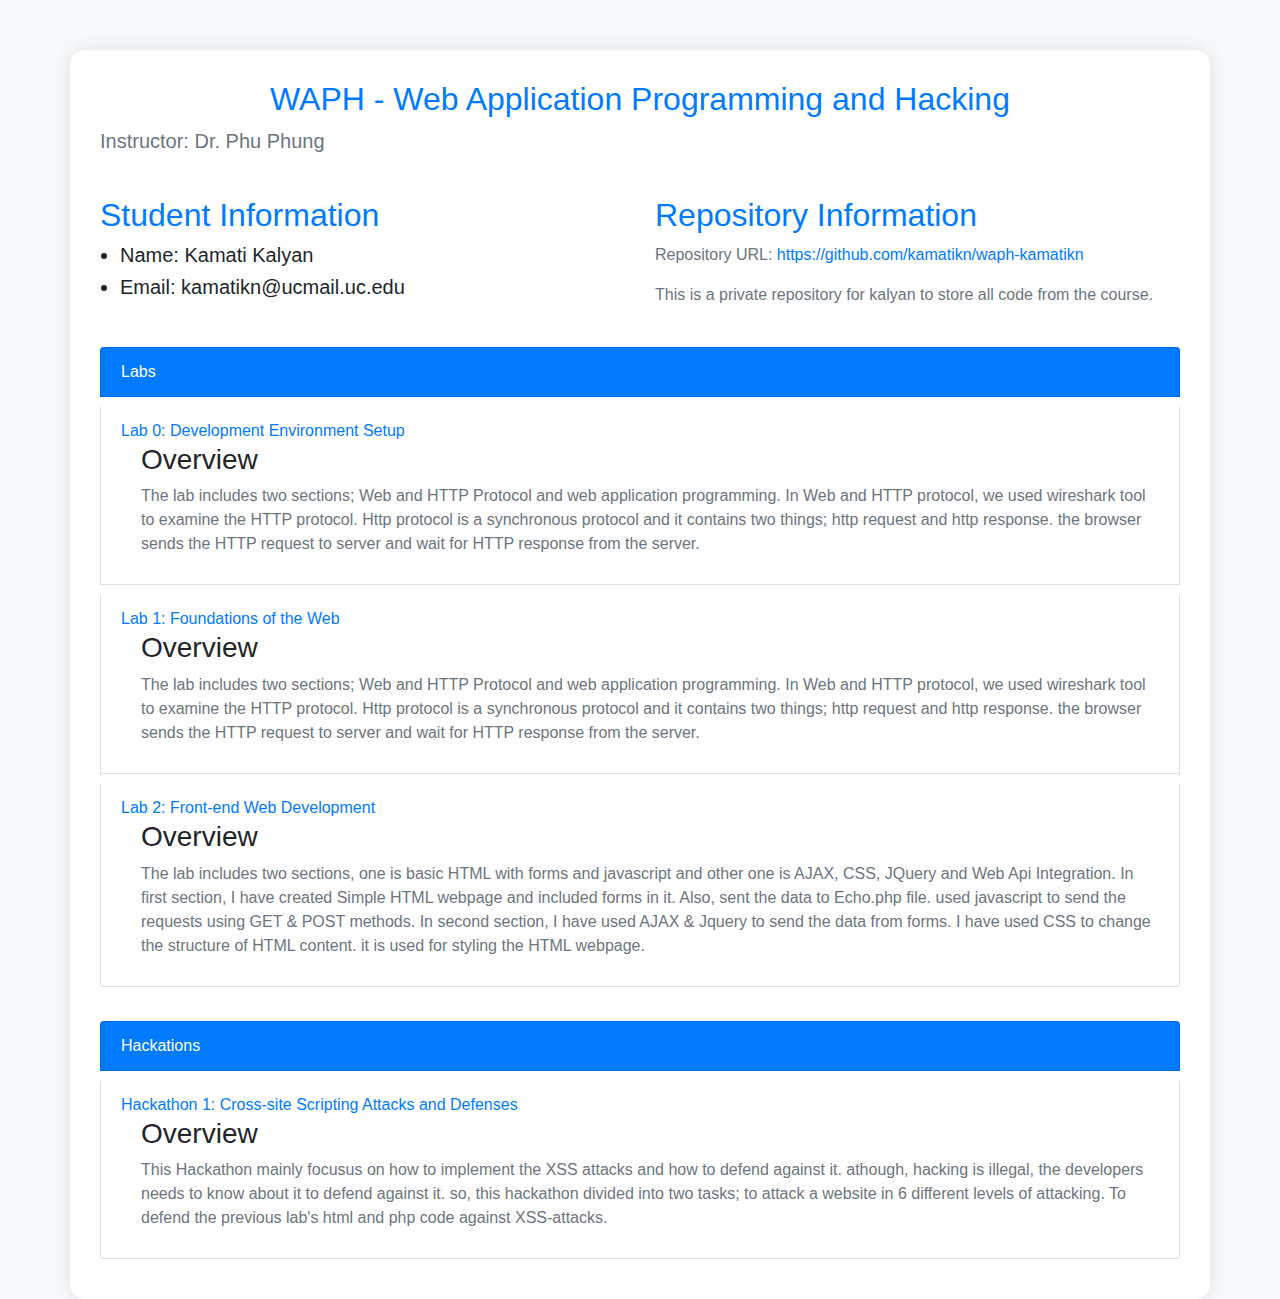
<file: waph.html>
<!DOCTYPE html>
<html lang="en">
<head>
    <meta charset="UTF-8">
    <meta name="viewport" content="width=device-width, initial-scale=1.0">
    <title>WAPH Course Information</title>
    <!-- Add Bootstrap CSS Link -->
    <link rel="stylesheet" href="https://stackpath.bootstrapcdn.com/bootstrap/4.5.2/css/bootstrap.min.css">
    <style>
        body {
            font-family: Arial, sans-serif;
            background-color: #f8f9fa;
        }

        .container {
            background-color: #ffffff;
            padding: 30px;
            border-radius: 15px;
            box-shadow: 0 0 20px rgba(0, 0, 0, 0.1);
            margin-top: 50px;
        }

        h1, h2 {
            color: #007bff;
        }

        p {
            color: #6c757d;
        }

        ul {
            padding-left: 20px;
        }

        .list-group-item-info {
            background-color: #007bff;
            color: #ffffff;
        }

        a {
            color: #007bff;
        }

        a:hover {
            text-decoration: none;
            color: #0056b3;
        }

        .overview {
            padding-left: 20px;
            margin-bottom: 10px;
        }

        .list-group-item {
            margin-bottom: 10px;
        }
    </style>
</head>
<body>
    <div class="container">
        <div class="header-text">

            <h2 class="section-heading text-center">WAPH - Web Application Programming and Hacking</h2>
            <p class="lead">Instructor: Dr. Phu Phung</p>

            <div class="row">
                <div class="col-md-6">
                    <h2 class="mt-4">Student Information</h2>
                    <ul>
                        <li class="h5">Name: Kamati Kalyan</li>
                        <li class="h5">Email: kamatikn@ucmail.uc.edu</li>
                    </ul>
                </div>
                <div class="col-md-6">
                    <h2 class="mt-4">Repository Information</h2>
                    <p class="header-text">Repository URL: <a href="https://github.com/kamatikn/waph-kamatikn"> https://github.com/kamatikn/waph-kamatikn</a></p>
                    <p>This is a private repository for kalyan to store all code from the course.</p>
                </div>
            </div>
        </div>

        <ul class="list-group mt-4">
            <li class="list-group-item list-group-item-info">Labs</li>
            <li class="list-group-item">
                <a href="https://github.com/kamatikn/waph-kamatikn/tree/main/labs/lab0/README.md">Lab 0: Development Environment Setup</a>
                <div class="overview">
                    <h3>Overview</h3>
                    <p>The lab includes two sections; Web and HTTP Protocol and web application programming. In Web and HTTP protocol, we used wireshark tool to examine the HTTP protocol. Http protocol is a synchronous protocol and it contains two things; http request and http response. the browser sends the HTTP request to server and wait for HTTP response from the server.</p>
                </div>
            </li>
            <li class="list-group-item">
                <a href="https://github.com/kamatikn/waph-kamatikn/tree/main/labs/lab1/README.md">Lab 1: Foundations of the Web</a>
                <div class="overview">
                    <h3>Overview</h3>
                    <p>The lab includes two sections; Web and HTTP Protocol and web application programming. In Web and HTTP protocol, we used wireshark tool to examine the HTTP protocol. Http protocol is a synchronous protocol and it contains two things; http request and http response. the browser sends the HTTP request to server and wait for HTTP response from the server.</p>
                </div>
            </li>
            <li class="list-group-item">
                <a href="https://github.com/kamatikn/waph-kamatikn/tree/main/labs/lab2/README.md">Lab 2: Front-end Web Development</a>
                <div class="overview">
                    <h3>Overview</h3>
                    <p>The lab includes two sections, one is basic HTML with forms and javascript and other one is AJAX, CSS, JQuery and Web Api Integration. In first section, I have created Simple HTML webpage and included forms in it. Also, sent the data to Echo.php file. used javascript to send the requests using GET & POST methods. In second section, I have used AJAX & Jquery to send the data from forms. I have used CSS to change the structure of HTML content. it is used for styling the HTML webpage.</p>
                </div>
            </li>
        </ul>

        <ul class="list-group mt-4">
            <li class="list-group-item list-group-item-info">Hackations</li>
            <li class="list-group-item">
                <a href="https://github.com/kamatikn/waph-kamatikn/tree/main/Hackathons/hackathon1/README.md">Hackathon 1: Cross-site Scripting Attacks and Defenses</a>
                <div class="overview">
                    <h3>Overview</h3>
                    <p>This Hackathon mainly focusus on how to implement the XSS attacks and how to defend against it. athough, hacking is illegal, the developers needs to know about it to defend against it. so, this hackathon divided into two tasks;
                        to attack a website in 6 different levels of attacking.
                        To defend the previous lab's html and php code against XSS-attacks.
                    </p>   </div>
            </li>
        </ul>
    </div>

    <!-- Add Bootstrap JS and Popper.js Scripts -->
    <script src="https://code.jquery.com/jquery-3.5.1.slim.min.js"></script>
    <script src="https://cdn.jsdelivr.net/npm/@popperjs/core@2.0.8/dist/umd/popper.min.js"></script>
    <script src="https://stackpath.bootstrapcdn.com/bootstrap/4.5.2/js/bootstrap.min.js"></script>
</body>
</html>
</file>
